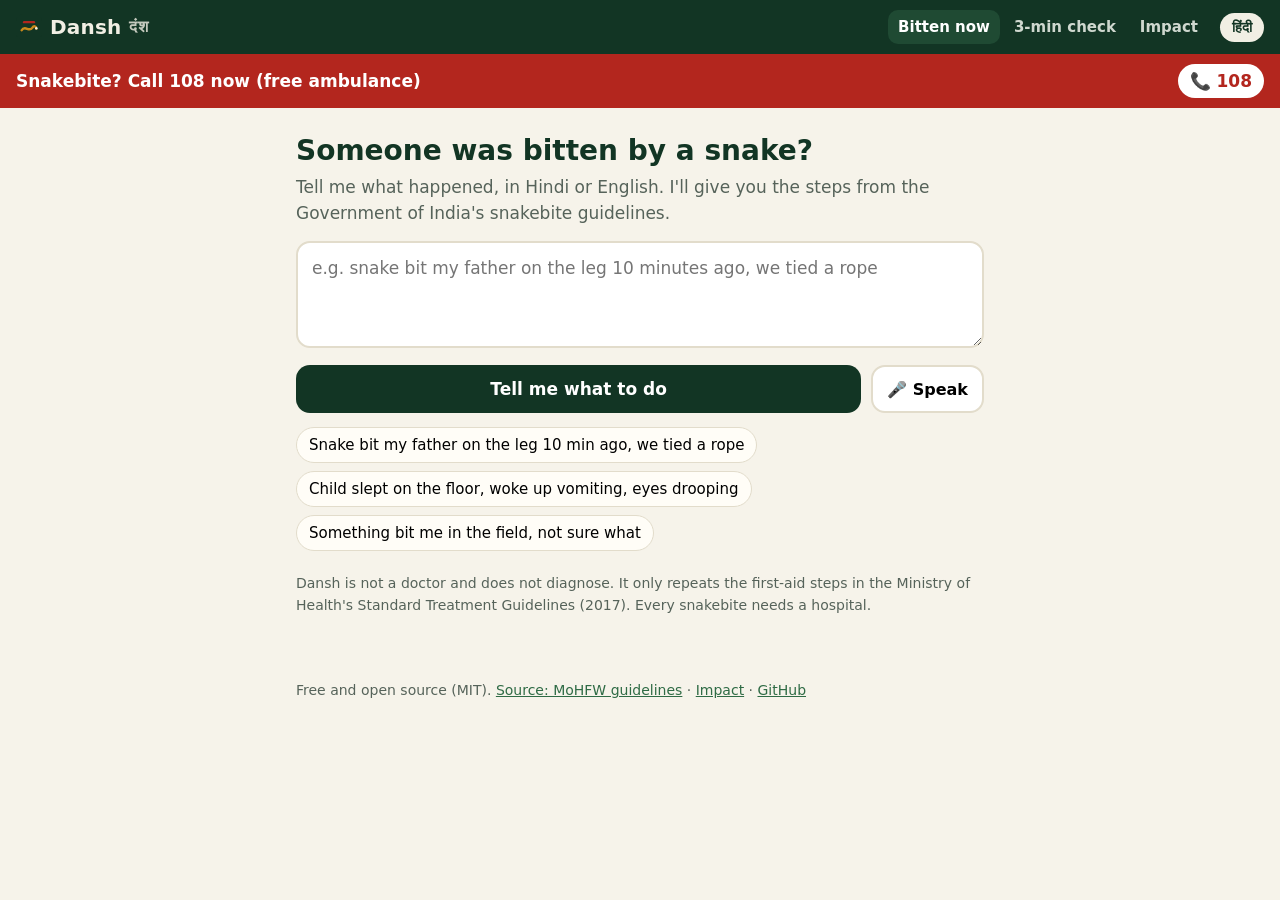
<file: static/index.html>
<!doctype html>
<html lang="en" data-repo="https://github.com/acirema792/dansh">
<head>
<meta charset="utf-8">
<meta name="viewport" content="width=device-width, initial-scale=1, viewport-fit=cover">
<title>Dansh: what to do in the first 30 minutes after a snakebite</title>
<meta name="description" content="Free snakebite first-aid guide for India, in Hindi and English. Based on Government of India treatment guidelines. Take the 3-minute check.">
<meta property="og:title" content="Would you know what to do after a snakebite?">
<meta property="og:description" content="Tying a rope or going to an ojha can cost a life. Free 3-minute snakebite check in Hindi and English, based on Government of India guidelines.">
<meta name="theme-color" content="#123524">
<link rel="icon" href="/static/icon.svg" type="image/svg+xml">
<link rel="stylesheet" href="/static/style.css">
</head>
<body>
<header class="top">
  <a class="brand" href="/" aria-label="Dansh home"><img src="/static/icon.svg" alt="" width="26" height="26" class="mark"> Dansh <span class="dev">दंश</span></a>
  <nav class="tabs" role="tablist">
    <button role="tab" id="tab-help" aria-selected="true" aria-controls="view-help" data-view="help" data-i18n="tab_help">Bitten now</button>
    <button role="tab" id="tab-check" aria-selected="false" aria-controls="view-check" data-view="check" data-i18n="tab_check">3-min check</button>
    <a href="/impact" data-i18n="tab_impact">Impact</a>
  </nav>
  <button class="lang" id="lang" aria-label="Switch language">हिंदी</button>
</header>

<a class="callbar" href="tel:108"><span data-i18n="callbar">Snakebite? Call 108 now (free ambulance)</span> <b>📞 108</b></a>

<main>
<!-- ======================= EMERGENCY ======================= -->
<section id="view-help" class="view" aria-labelledby="h-help">
  <h1 id="h-help" data-i18n="help_h">Someone was bitten by a snake?</h1>
  <p class="lede" data-i18n="help_lede">Tell me what happened, in Hindi or English. I'll give you the steps from the Government of India's snakebite guidelines.</p>
  <form id="ask" autocomplete="off">
    <label for="msg" class="sr" data-i18n="msg_label">What happened?</label>
    <textarea id="msg" rows="3" maxlength="2000" data-i18n-ph="msg_ph" placeholder="e.g. snake bit my father on the leg 10 minutes ago, we tied a rope"></textarea>
    <div class="row">
      <button type="submit" class="primary" data-i18n="send">Tell me what to do</button>
      <button type="button" id="mic" class="ghost" aria-label="Speak instead of typing" hidden>🎤 <span data-i18n="speak">Speak</span></button>
    </div>
  </form>
  <div class="chips" aria-label="Examples">
    <button class="chip" data-ex="ex1"></button>
    <button class="chip" data-ex="ex2"></button>
    <button class="chip" data-ex="ex3"></button>
  </div>
  <div id="plan" aria-live="polite"></div>
  <p class="fine" data-i18n="disclaimer">Dansh is not a doctor and does not diagnose. It only repeats the first-aid steps in the Ministry of Health's Standard Treatment Guidelines (2017). Every snakebite needs a hospital.</p>
</section>

<!-- ======================= 3-MINUTE CHECK ======================= -->
<section id="view-check" class="view" hidden aria-labelledby="h-check">
  <div id="check-intro">
    <h1 id="h-check" data-i18n="check_h">Would you know what to do?</h1>
    <p class="lede" data-i18n="check_lede">Snakebite kills thousands of people in India every year. Doing the right thing in the first hour saves lives. Answer 6 quick questions, learn the answers, then try 6 more.</p>
    <ul class="facts">
      <li data-i18n="check_f1">About 3 minutes</li>
      <li data-i18n="check_f2">No name, no phone number</li>
      <li data-i18n="check_f3">Your answers are added anonymously to the public impact numbers</li>
    </ul>
    <div class="optional">
      <label><span data-i18n="state_q">Your state (optional)</span>
        <select id="state"><option value="" data-i18n="skip">Skip</option></select></label>
      <label><span data-i18n="role_q">You are (optional)</span>
        <select id="role">
          <option value="" data-i18n="skip">Skip</option>
          <option value="farmer" data-i18n="r_farmer">Farmer / farm worker</option>
          <option value="student" data-i18n="r_student">Student</option>
          <option value="health_worker" data-i18n="r_health">ASHA / health worker</option>
          <option value="teacher" data-i18n="r_teacher">Teacher</option>
          <option value="parent" data-i18n="r_parent">Parent</option>
          <option value="other" data-i18n="r_other">Other</option>
        </select></label>
    </div>
    <button id="start" class="primary big" data-i18n="start">Start the check</button>
  </div>
  <div id="check-run" hidden></div>
</section>
</main>

<footer class="foot">
  <span data-i18n="foot1">Free and open source (MIT).</span>
  <a href="https://ncdc.mohfw.gov.in/uploads/pdf/Standard-Treatment-Guidelines-for-Management-of-Snake-Bite.pdf" target="_blank" rel="noopener" data-i18n="foot_src">Source: MoHFW guidelines</a> ·
  <a href="/impact" data-i18n="tab_impact">Impact</a> ·
  <a id="gh" href="#" target="_blank" rel="noopener">GitHub</a>
</footer>
<script src="/static/app.js"></script>
</body>
</html>
</file>
<file: static/style.css>
:root{
  --ink:#16201a; --muted:#56635a; --bg:#f6f3ea; --card:#fffdf7; --line:#e2dccb;
  --forest:#123524; --leaf:#2f6b45; --amber:#c98a1b; --red:#b3261e; --redbg:#fdecea; --okbg:#e8f3ea;
  --radius:14px; --shadow:0 1px 0 rgba(0,0,0,.04),0 6px 20px -12px rgba(18,53,36,.35);
  --font: "Noto Sans", "Noto Sans Devanagari", "Mukta", system-ui, -apple-system, "Segoe UI", Roboto, sans-serif;
}
*{box-sizing:border-box}
html{-webkit-text-size-adjust:100%}
body{margin:0;font:17px/1.55 var(--font);color:var(--ink);background:var(--bg)}
a{color:var(--leaf)}
.sr{position:absolute;width:1px;height:1px;overflow:hidden;clip:rect(0 0 0 0)}
.top{display:flex;align-items:center;gap:12px;padding:10px 16px;background:var(--forest);color:#f1efe4;position:sticky;top:0;z-index:5}
.brand{color:#f1efe4;text-decoration:none;font-weight:800;font-size:20px;letter-spacing:.2px;white-space:nowrap}
.brand{display:flex;align-items:center;gap:8px}
.brand .mark{border-radius:7px}
.brand .dev{font-weight:600;opacity:.8;font-size:16px}
.tabs{display:flex;gap:4px;margin-left:auto}
.tabs button,.tabs a{background:none;border:0;color:#cfd8cf;font:600 15px var(--font);padding:8px 10px;border-radius:10px;cursor:pointer;text-decoration:none}
.tabs [aria-selected=true]{background:#1f4a33;color:#fff}
.lang{background:#f1efe4;color:var(--forest);border:0;border-radius:999px;padding:6px 12px;font:700 14px var(--font);cursor:pointer}
.callbar{display:flex;justify-content:space-between;align-items:center;gap:10px;background:var(--red);color:#fff;text-decoration:none;padding:10px 16px;font-weight:700}
.callbar b{background:#fff;color:var(--red);padding:4px 12px;border-radius:999px;white-space:nowrap}
main{max-width:720px;margin:0 auto;padding:18px 16px 40px}
h1{font-size:28px;line-height:1.2;margin:8px 0 6px;color:var(--forest)}
h2{font-size:20px;margin:22px 0 8px;color:var(--forest)}
.lede{color:var(--muted);margin:0 0 14px}
textarea,select{width:100%;font:inherit;border:2px solid var(--line);border-radius:var(--radius);padding:12px 14px;background:#fff;color:var(--ink)}
textarea:focus,select:focus,button:focus-visible,a:focus-visible{outline:3px solid var(--amber);outline-offset:2px}
.row{display:flex;gap:10px;margin-top:10px}
button.primary{background:var(--forest);color:#fff;border:0;border-radius:var(--radius);padding:14px 18px;font:700 17px var(--font);cursor:pointer;flex:1}
button.primary.big{width:100%;padding:18px;font-size:19px;margin-top:10px}
button.primary:disabled{opacity:.6}
button.ghost{background:#fff;border:2px solid var(--line);border-radius:var(--radius);padding:12px 14px;font:600 16px var(--font);cursor:pointer}
.chips{display:flex;flex-wrap:wrap;gap:8px;margin:14px 0 6px}
.chip{background:var(--card);border:1px solid var(--line);border-radius:999px;padding:8px 12px;font:15px var(--font);cursor:pointer;text-align:left}
.fine{color:var(--muted);font-size:14px;margin-top:22px}
.card{background:var(--card);border:1px solid var(--line);border-radius:var(--radius);box-shadow:var(--shadow);padding:16px;margin:14px 0}
.level{border-radius:var(--radius);padding:14px 16px;margin:18px 0 10px;font-weight:800;font-size:21px;display:flex;align-items:center;gap:10px}
.level.CRITICAL{background:var(--red);color:#fff}
.level.URGENT,.level.POSSIBLE{background:#7a1f17;color:#fff}
.level.INFO,.level.OTHER,.level.OFF_TOPIC,.level.SUPPORT{background:var(--forest);color:#fff}
.calls{display:flex;gap:10px;flex-wrap:wrap;margin:8px 0 4px}
.calls a{flex:1;min-width:120px;text-align:center;background:var(--red);color:#fff;text-decoration:none;border-radius:var(--radius);padding:14px 10px;font-weight:800;font-size:19px}
.calls a.alt{background:#fff;color:var(--red);border:2px solid var(--red)}
ol.steps{padding-left:0;list-style:none;counter-reset:s;margin:0}
ol.steps li{counter-increment:s;position:relative;padding:10px 0 10px 44px;border-bottom:1px dashed var(--line)}
ol.steps li:last-child{border-bottom:0}
ol.steps li::before{content:counter(s);position:absolute;left:0;top:9px;width:30px;height:30px;border-radius:50%;background:var(--forest);color:#fff;font-weight:800;display:grid;place-items:center;font-size:15px}
ul.donts{list-style:none;padding:0;margin:0}
ul.donts li{padding:10px 0 10px 40px;position:relative;border-bottom:1px dashed var(--line)}
ul.donts li:last-child{border-bottom:0}
ul.donts li::before{content:"✕";position:absolute;left:4px;top:8px;color:var(--red);font-weight:900;font-size:20px}
.fix{background:#fff6e0;border-left:5px solid var(--amber);padding:10px 12px;border-radius:8px;margin:8px 0}
.note{background:var(--redbg);border-left:5px solid var(--red);padding:10px 12px;border-radius:8px;margin:8px 0;font-weight:600}
.src{display:inline-block;font-size:12px;color:var(--muted);text-decoration:none;margin-left:6px;border:1px solid var(--line);border-radius:6px;padding:0 5px;vertical-align:1px}
.understood{color:var(--muted);font-size:15px}
.ask{display:grid;gap:10px}
.ask .q{display:flex;align-items:center;justify-content:space-between;gap:10px;flex-wrap:wrap}
.ask .q span{flex:1;min-width:200px}
.yn button{border:2px solid var(--line);background:#fff;border-radius:10px;padding:8px 14px;font:700 15px var(--font);cursor:pointer;margin-left:6px}
.yn button.yes{border-color:var(--red);color:var(--red)}
.hosp li{margin:8px 0}
.hosp .meta{color:var(--muted);font-size:14px}
.trace{font-size:13px;color:var(--muted)}
details summary{cursor:pointer;color:var(--leaf);font-weight:600}
.facts{padding-left:20px;color:var(--muted)}
.optional{display:grid;gap:10px;grid-template-columns:1fr 1fr;margin:14px 0}
.optional label span{display:block;font-size:14px;color:var(--muted);margin-bottom:4px}
.progress{height:8px;background:var(--line);border-radius:999px;overflow:hidden;margin:6px 0 14px}
.progress i{display:block;height:100%;background:var(--amber);transition:width .25s}
.qtext{font-size:21px;font-weight:700;line-height:1.35;margin:6px 0 14px}
.opts{display:grid;gap:10px}
.opt{text-align:left;background:#fff;border:2px solid var(--line);border-radius:var(--radius);padding:14px 16px;font:17px var(--font);cursor:pointer}
.opt:hover{border-color:var(--leaf)}
.phase{font-size:13px;letter-spacing:.08em;text-transform:uppercase;color:var(--amber);font-weight:800}
.lesson .card{border-left:6px solid var(--leaf)}
.lesson .card.missed{border-left-color:var(--red)}
.lesson .tag{font-size:12px;font-weight:800;color:var(--red);text-transform:uppercase;letter-spacing:.06em}
.score{display:grid;grid-template-columns:1fr 1fr;gap:12px;margin:16px 0}
.score div{background:var(--card);border:1px solid var(--line);border-radius:var(--radius);padding:16px;text-align:center}
.score b{display:block;font-size:40px;color:var(--forest);line-height:1.1}
.share{display:flex;gap:10px;flex-wrap:wrap}
.share a,.share button{flex:1;min-width:160px;text-align:center;text-decoration:none;border-radius:var(--radius);padding:14px;font:700 17px var(--font);cursor:pointer}
.share .wa{background:#1f7a4d;color:#fff;border:0}
.share .copy{background:#fff;border:2px solid var(--line);color:var(--ink)}
.foot{max-width:720px;margin:0 auto;padding:10px 16px 40px;color:var(--muted);font-size:14px}
@media (max-width:560px){
  .tabs button,.tabs a{padding:7px 7px;font-size:14px}
  .brand .dev{display:none}
  h1{font-size:25px}
  .optional{grid-template-columns:1fr}
  .callbar{font-size:15px}
}
@media (prefers-reduced-motion:reduce){*{transition:none!important}}
</file>
